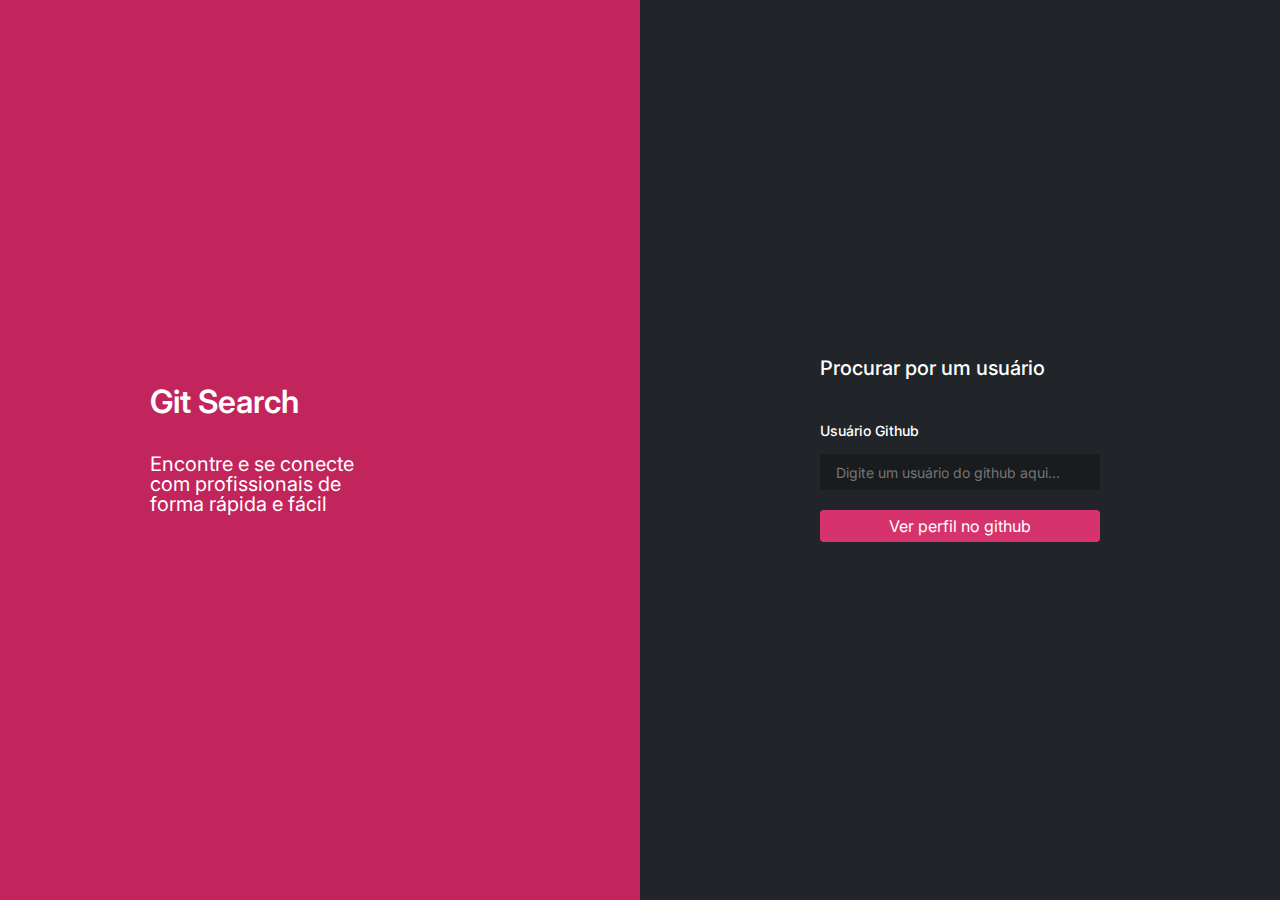
<file: index.html>
<!DOCTYPE html>
<html lang="en">
  <head>
    <meta charset="UTF-8" />
    <meta http-equiv="X-UA-Compatible" content="IE=edge" />
    <meta name="viewport" content="width=device-width, initial-scale=1.0" />

    <!-- CSS  -->
    <link rel="stylesheet" href="./src/styles/reset.css" />
    <link rel="stylesheet" href="./src/styles/globalStyles.css">
    <link rel="stylesheet" href="./src/styles/index.css">

    <!-- FONTES -->
    <link rel="preconnect" href="https://fonts.googleapis.com" />
    <link rel="preconnect" href="https://fonts.gstatic.com" crossorigin />
    <link
      href="https://fonts.googleapis.com/css2?family=Inter:wght@100;200;300;400;500;600;700;800;900&display=swap"
      rel="stylesheet"
    />

    <title>Git Search</title>
  </head>
  <body>
    <main>
      <section class="mainTitle">
        <h2>Git Search</h2>
        <p>Encontre e se conecte com profissionais de forma rápida e fácil </p>
      </section>
      <section class="loginForm">
        <form action="">
          <h3>Procurar por um usuário</h3>
          <label for="">Usuário Github</label>
          <input class="inputUser" type="text" placeholder="Digite um usuário do github aqui...">
          <button id="getUser" type="submit">Ver perfil no github</button>
        </form>
      </section>
    </main>
    <script type="module" src="./src/scripts/index.js"></script>
  </body>
</html>
</file>
<file: src/styles/globalStyles.css>
:root {
  --color-brand-1: #c2255c;
  --color-brand-2: #d6336c;
  --color-grey-1: #191c1f;
  --color-grey-2: #212529;
  --color-grey-3: #33363a;
  --color-grey-4: #373b3e;
  --color-grey-6: #a6a8a9;
  --color-grey-7: #ffffff;
  --color-grey-8: #D9D9D9;
  --color-alert: #c22554;
  --font-primary: "Inter", sans-serif;
}

body{
  font-family: var(--font-primary);
}
</file>
<file: src/styles/index.css>
main{
  display: flex;
  flex-direction: row;
  
  width: 100vw;
  height: 100vh;
}

.mainTitle{
    display: flex;
    flex-direction: column;
    align-items: center;
    justify-content: center;

    background-color: var(--color-brand-1);
    color: var(--color-grey-7);

    height: auto;
    width: 50%;
    gap: 2.25rem;
    padding: 0 9.375rem;
}

.mainTitle > h2{
    font-size: 2rem;
    font-weight: 600;
    text-align: flex-start;
    align-self: flex-start;
}

.mainTitle > p{
    font-size: 1.25rem;
    font-weight: 400;
    text-align: flex-start;
    align-self: flex-start;
    width: 70%;
}

.loginForm{
    display: flex;
    flex-direction: column;
    align-items: center;
    justify-content: center;

    background-color: var(--color-grey-2);
    color: var(--color-grey-7);

    height: auto;
    width: 50%;
    padding: 0 9.375rem;
}

.loginForm > form {
    display: flex;
    flex-direction: column;
}

.loginForm > form > h3{
    font-size: 1.25rem;
    font-weight: 500;
    margin-bottom: 2.875rem;
    text-align: flex-start;
    align-self: flex-start;
}

.loginForm > form > label{
    font-size: 0.875rem;
    font-weight: 500;
    margin-bottom: 1rem;
    text-align: flex-start;
    align-self: flex-start;
}

.loginForm > form > input{
    background-color: var(--color-grey-1);
    color: var(--color-grey-7);
    padding: 0.5rem 1rem;
    border-radius: 0.25rem;
    margin-bottom: 1.25rem;
}

.loginForm > form > input::placeholder{
    font-size: 0.875rem;
    font-weight: 400;
}

.loginForm > form > button{
    background-color: var(--color-brand-2);
    color: var(--color-grey-7);
    text-align: center;
    padding: 0.5rem 0;
    border-radius: 0.25rem;
}
</file>
